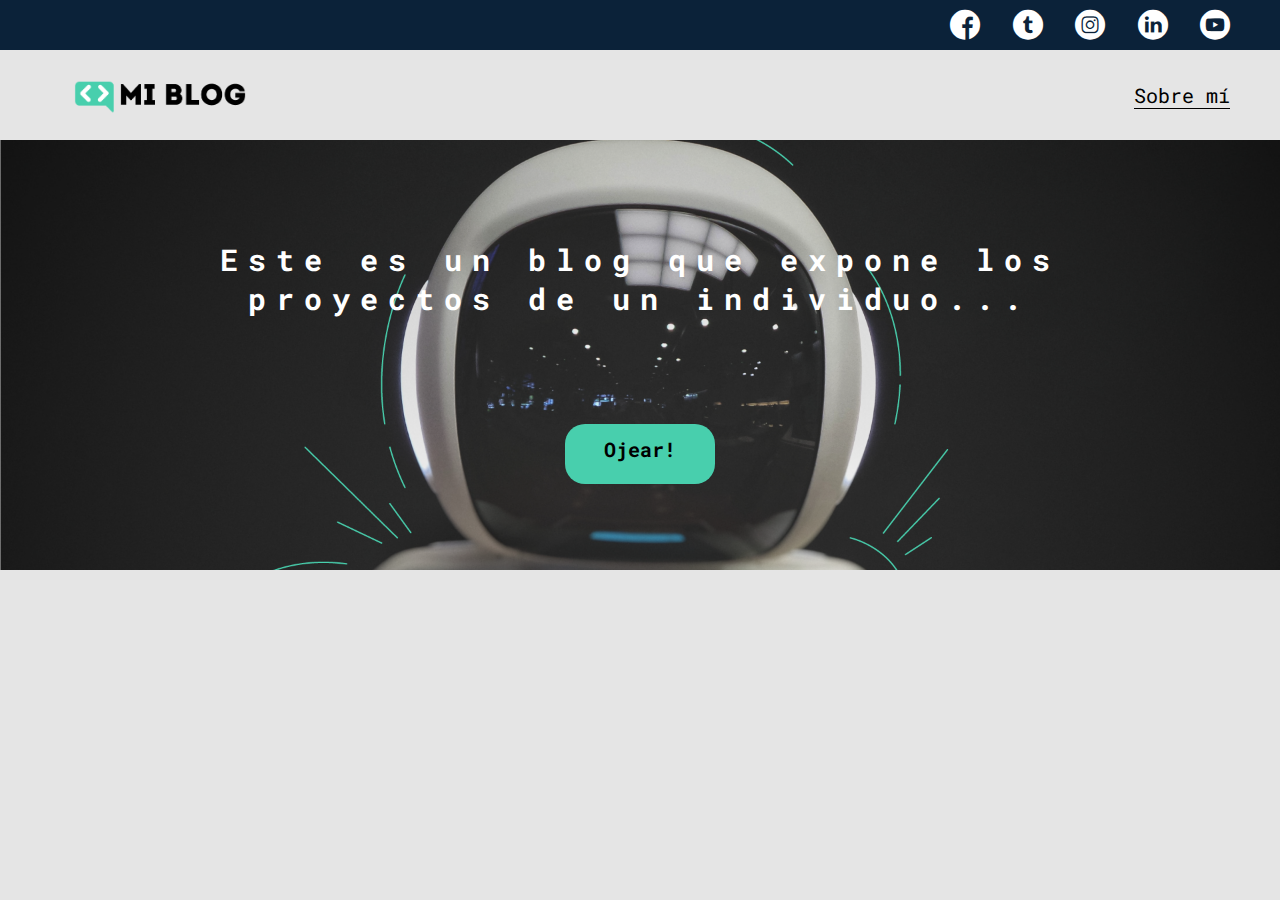
<file: index.html>
<!DOCTYPE html>
<html lang="en">
<head>
    <meta charset="UTF-8">
    <meta name="viewport" content="width=device-width, initial-scale=1.0">
    <meta http-equiv="X-UA-Compatible" content="ie=edge">
    <title>Blog de @JSalamanca</title>
    <link rel="stylesheet" href="css/main.css">
    <link rel="stylesheet" href="css/font/flaticon.css">
    <link rel="stylesheet" href="css/media-queries.css">
</head>
<body>
    <header>
        <section class="header-icons-container">
            <div class="icons">
                <a href="/"><span class="flaticon-001-facebook"></span></a>
                <a href="/"><span class="flaticon-002-twitter"></span></a>
                <a href="/"><span class="flaticon-011-instagram"></span></a>
                <a href="/"><span class="flaticon-010-linkedin"></span></a>
                <a href="/"><span class="flaticon-008-youtube"></span></a>
            </div>
        </section>
        <nav>
            <section class="nav-logo-container">
                <a href="index.html"><img src="assets/img/Logo-negro.png" alt="Logo de mi blog" > </a>
            </section>
            <section class="profile-link">
                <a href="perfil.html">Sobre mí</a>
            </section>
        </nav>
    </header>
    <main class="home-main">
        <section>
            <h1 class="home-main-text">Este es un blog que expone los<br>proyectos de un individuo...</h1>
            <a class="home-main-button" href="blogs.html">Ojear!</a>
        </section>
    </main>
</body>
</html>
</file>
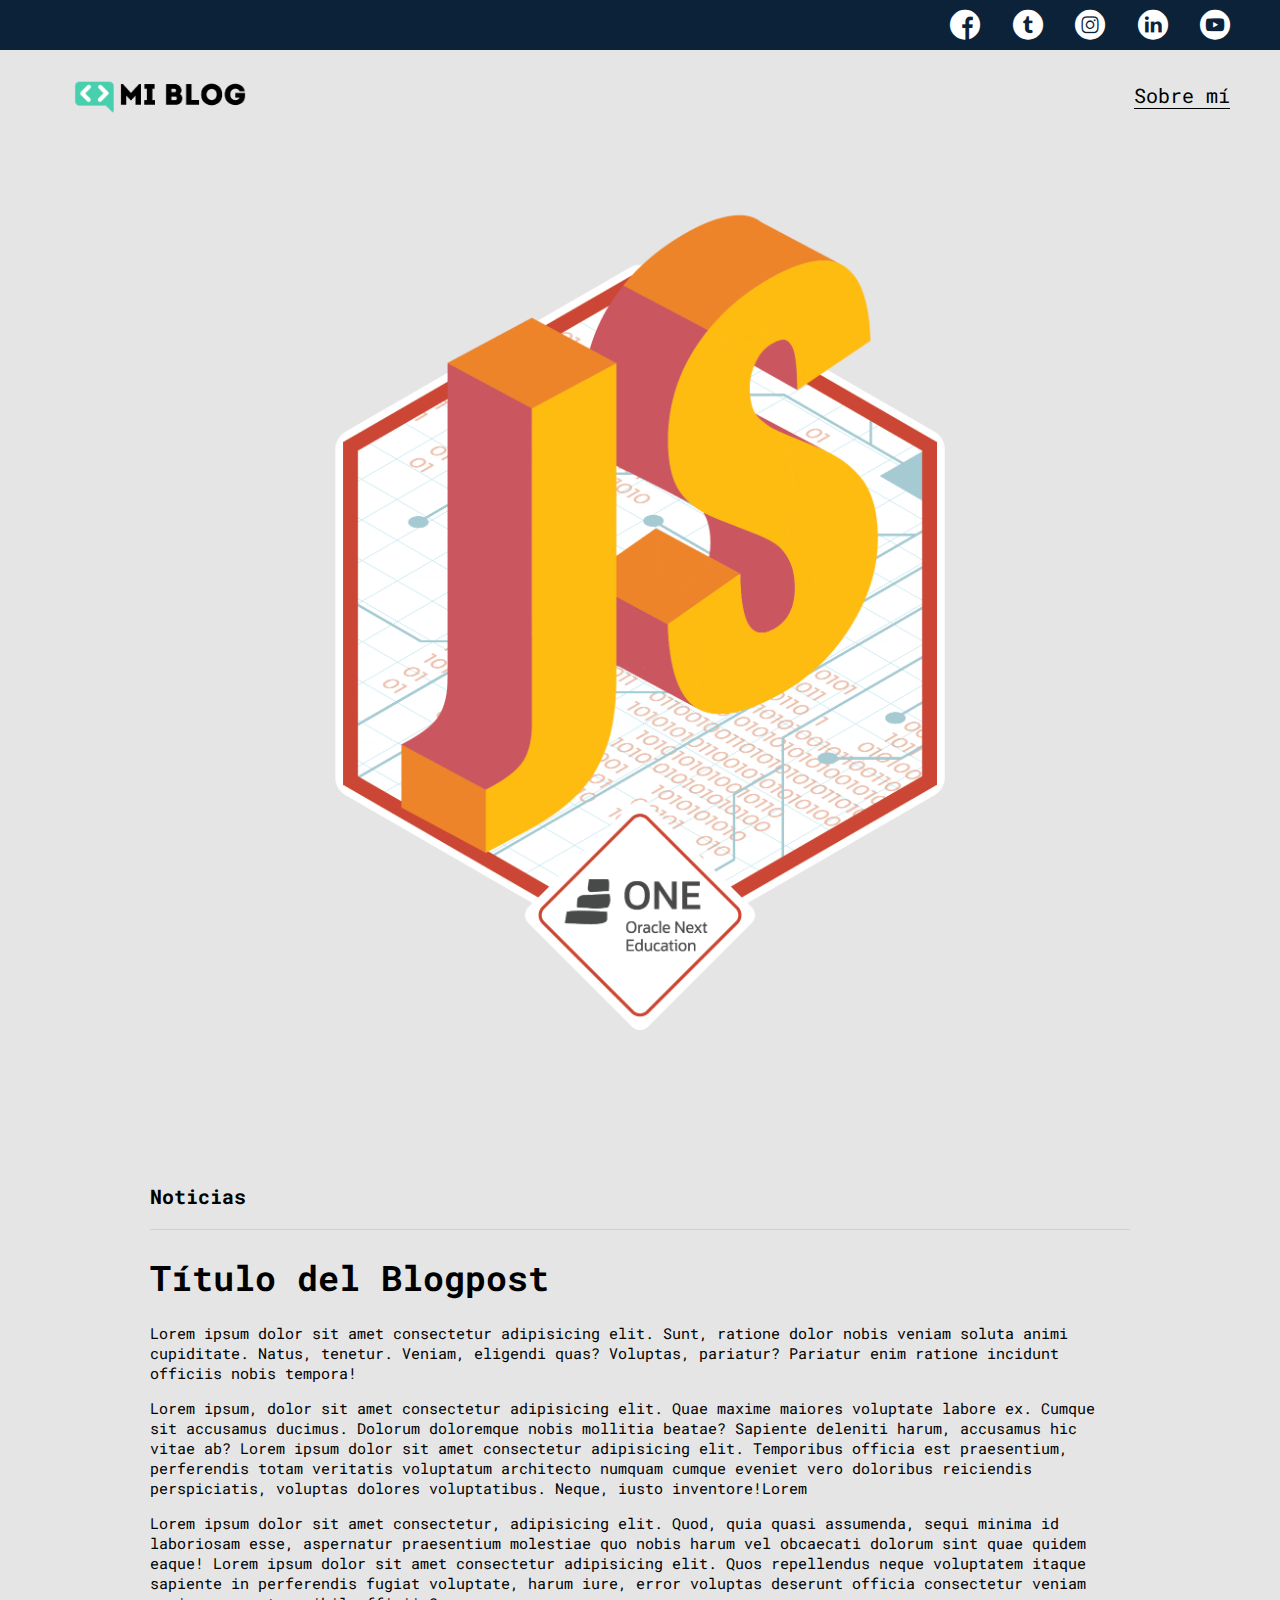
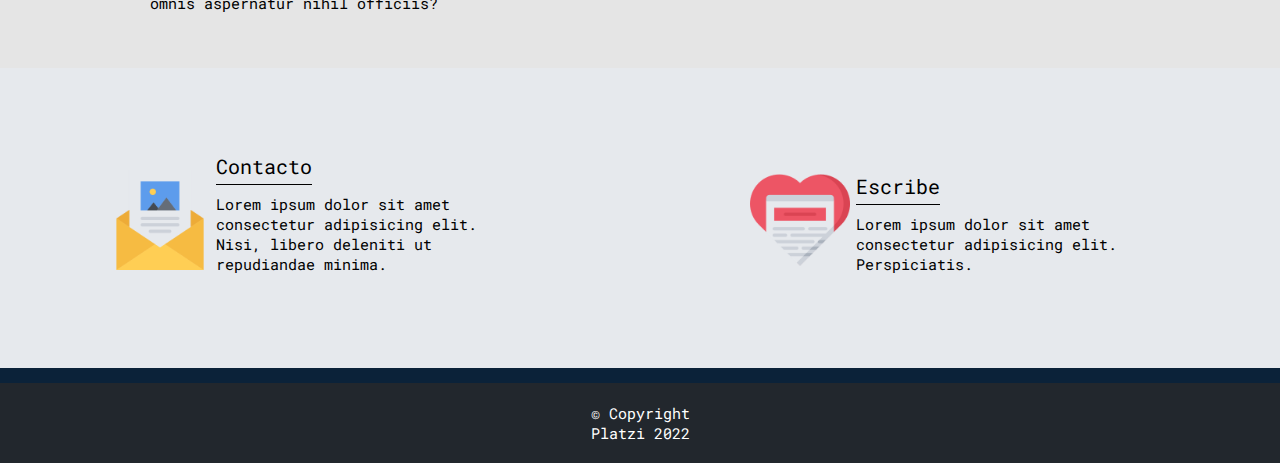
<file: blog.html>
<!DOCTYPE html>
<html lang="en">
<head>
    <meta charset="UTF-8">
    <meta name="viewport" content="width=device-width, initial-scale=1.0">
    <meta http-equiv="X-UA-Compatible" content="ie=edge">
    <title>Blog de @JSalamanca</title>
    <link rel="stylesheet" href="css/main.css">
    <link rel="stylesheet" href="css/font/flaticon.css">
    <link rel="stylesheet" href="css/media-queries.css">
</head>
<body>
    <header>
        <section class="header-icons-container">
            <div class="icons">
                <a href="/"><span class="flaticon-001-facebook"></span></a>
                <a href="/"><span class="flaticon-002-twitter"></span></a>
                <a href="/"><span class="flaticon-011-instagram"></span></a>
                <a href="/"><span class="flaticon-010-linkedin"></span></a>
                <a href="/"><span class="flaticon-008-youtube"></span></a>
            </div>
        </section>
        <nav>
            <section class="nav-logo-container">
                <a href="index.html"><img src="assets/img/Logo-negro.png" alt="Logo de mi blog" > </a>
            </section>
            <section class="profile-link">
                <a href="perfil.html">Sobre mí</a>
            </section>
        </nav>
    </header>
    <main>
        <section class="grid-container blogpost-img-container">
            <img src="assets/img/post-1.png" alt="">
        </section>
        <section class="blogpost-main-container">
            <div class="grid-container">
                <h3>Noticias</h3>
                <article>
                    <h1>Título del Blogpost</h1>
                    <p>Lorem ipsum dolor sit amet consectetur adipisicing elit. Sunt, ratione dolor nobis veniam soluta animi cupiditate. Natus, tenetur. Veniam, eligendi quas? Voluptas, pariatur? Pariatur enim ratione incidunt officiis nobis tempora!</p>
                    <p>Lorem ipsum, dolor sit amet consectetur adipisicing elit. Quae maxime maiores voluptate labore ex. Cumque sit accusamus ducimus. Dolorum doloremque nobis mollitia beatae? Sapiente deleniti harum, accusamus hic vitae ab? Lorem ipsum dolor sit amet consectetur adipisicing elit. Temporibus officia est praesentium, perferendis totam veritatis voluptatum architecto numquam cumque eveniet vero doloribus reiciendis perspiciatis, voluptas dolores voluptatibus. Neque, iusto inventore!Lorem</p>
                    <p>Lorem ipsum dolor sit amet consectetur, adipisicing elit. Quod, quia quasi assumenda, sequi minima id laboriosam esse, aspernatur praesentium molestiae quo nobis harum vel obcaecati dolorum sint quae quidem eaque! Lorem ipsum dolor sit amet consectetur adipisicing elit. Quos repellendus neque voluptatem itaque sapiente in perferendis fugiat voluptate, harum iure, error voluptas deserunt officia consectetur veniam omnis aspernatur nihil officiis?</p>
                </article>
            </div>
        </section>
        <section class="contact-main-container">
            <div>
                <img src="assets/img/013-newsletter.png" alt="">
                <div class="contact-left">
                    <a href="/">Contacto</a>
                    <p>Lorem ipsum dolor sit amet consectetur adipisicing elit. Nisi, libero deleniti ut repudiandae minima.</p>
                </div>
            </div>
            <div>
                <img src="assets/img/006-like.png" alt="">
                <div class="contact-right">
                    <a href="/">Escribe</a>
                    <p>Lorem ipsum dolor sit amet consectetur adipisicing elit. Perspiciatis.</p>
                </div>
            </div>
        </section>
    </main>
    <footer>
        <p>&copy; Copyright <br> Platzi 2022</p>
    </footer>
</body>
</html>
</file>
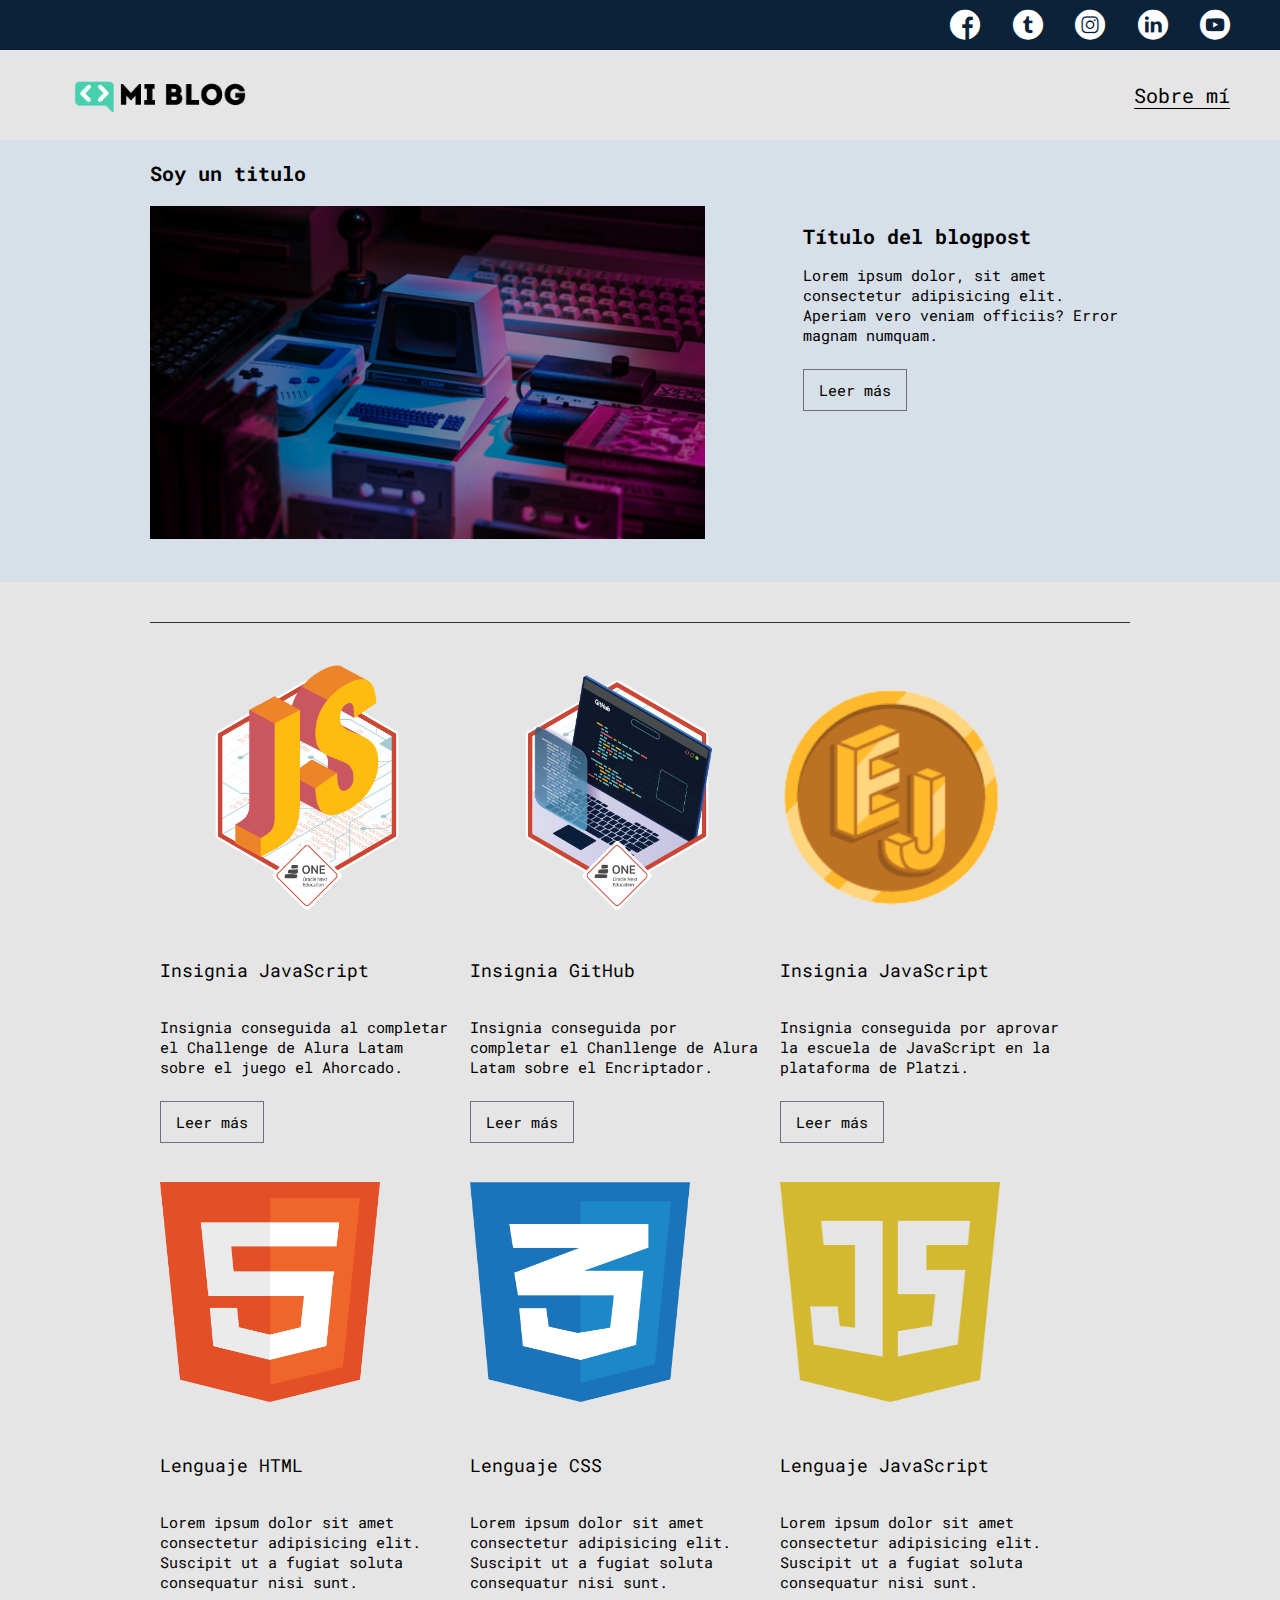
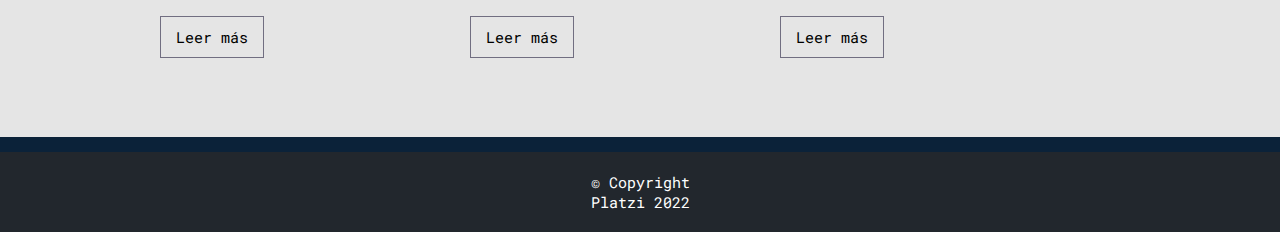
<file: blogs.html>
<!DOCTYPE html>
<html lang="en">
<head>
    <meta charset="UTF-8">
    <meta name="viewport" content="width=device-width, initial-scale=1.0">
    <meta http-equiv="X-UA-Compatible" content="ie=edge">
    <title>Blog de @JSalamanca</title>
    <link rel="stylesheet" href="css/main.css">
    <link rel="stylesheet" href="css/font/flaticon.css">
    <link rel="stylesheet" href="css/media-queries.css">
</head>
<body>
    <header>
        <section class="header-icons-container">
            <div class="icons">
                <a href="/"><span class="flaticon-001-facebook"></span></a>
                <a href="/"><span class="flaticon-002-twitter"></span></a>
                <a href="/"><span class="flaticon-011-instagram"></span></a>
                <a href="/"><span class="flaticon-010-linkedin"></span></a>
                <a href="/"><span class="flaticon-008-youtube"></span></a>
            </div>
        </section>
        <nav>
            <section class="nav-logo-container">
                <a href="index.html"><img src="assets/img/Logo-negro.png" alt="Logo de mi blog" > </a>
            </section>
            <section class="profile-link">
                <a href="perfil.html">Sobre mí</a>
            </section>
        </nav>
    </header>
    <main class="blogs-main">
        <section class="blogs-news-container">
            <div class="grid-container blogs-main-new">
                <h3>Soy un titulo</h3>
                <div class="blogs-news-img-container">
                    <img src="assets/img/main-news-img.png" alt="">
                </div>
                <div class="blogs-news-info-container">
                    <h2>Título del blogpost</h2>
                    <p>Lorem ipsum dolor, sit amet consectetur adipisicing elit. Aperiam vero veniam officiis? Error magnam numquam.</p>
                    <a href="" class="blogs-button">Leer más</a>
                </div>
            </div>
        </section>
        <section class="blogs-posts-container">
            <div class="grid-container">
                <h3></h3>
                <article class="post-container">
                    <img src="assets/img/post-1.png" alt="">
                    <p class="titulo-blogs">Insignia JavaScript</p>
                    <p>Insignia conseguida al completar el Challenge de Alura Latam sobre el juego el Ahorcado.</p>
                    <a href="" class="blogs-button">Leer más</a>
                </article>
                <article class="post-container">
                    <img src="assets/img/post-2.png" alt="">
                    <p class="titulo-blogs">Insignia GitHub</p>
                    <p>Insignia conseguida por completar el Chanllenge de Alura Latam sobre el Encriptador.</p>
                    <a href="" class="blogs-button">Leer más</a>
                </article>
                <article class="post-container" >
                    <img src="assets/img/post-3.png" alt="" id="post-container-insignia">
                    <p class="titulo-blogs">Insignia JavaScript</p>
                    <p>Insignia conseguida por aprovar la escuela de JavaScript en la plataforma de Platzi.</p>
                    <a href="" class="blogs-button">Leer más</a>
                </article>
                <article class="post-container">
                    <img src="assets/img/post-4.png" alt="" id="post-container-insignia">
                    <p class="titulo-blogs">Lenguaje HTML</p>
                    <p>Lorem ipsum dolor sit amet consectetur adipisicing elit. Suscipit ut a fugiat soluta consequatur nisi sunt.</p>
                    <a href="" class="blogs-button">Leer más</a>
                </article>
                <article class="post-container">
                    <img src="assets/img/post-5.png" alt="" id="post-container-insignia">
                    <p class="titulo-blogs">Lenguaje CSS</p>
                    <p>Lorem ipsum dolor sit amet consectetur adipisicing elit. Suscipit ut a fugiat soluta consequatur nisi sunt.</p>
                    <a href="" class="blogs-button">Leer más</a>
                </article>
                <article class="post-container">
                    <img src="assets/img/post-6.png" alt="" id="post-container-insignia">
                    <p class="titulo-blogs">Lenguaje JavaScript</p>
                    <p>Lorem ipsum dolor sit amet consectetur adipisicing elit. Suscipit ut a fugiat soluta consequatur nisi sunt.</p>
                    <a href="" class="blogs-button">Leer más</a>
                </article>
            </div>
        </section>
    </main>
    <footer>
        <p>&copy; Copyright <br> Platzi 2022</p>
    </footer>
</body>
</html>
</file>
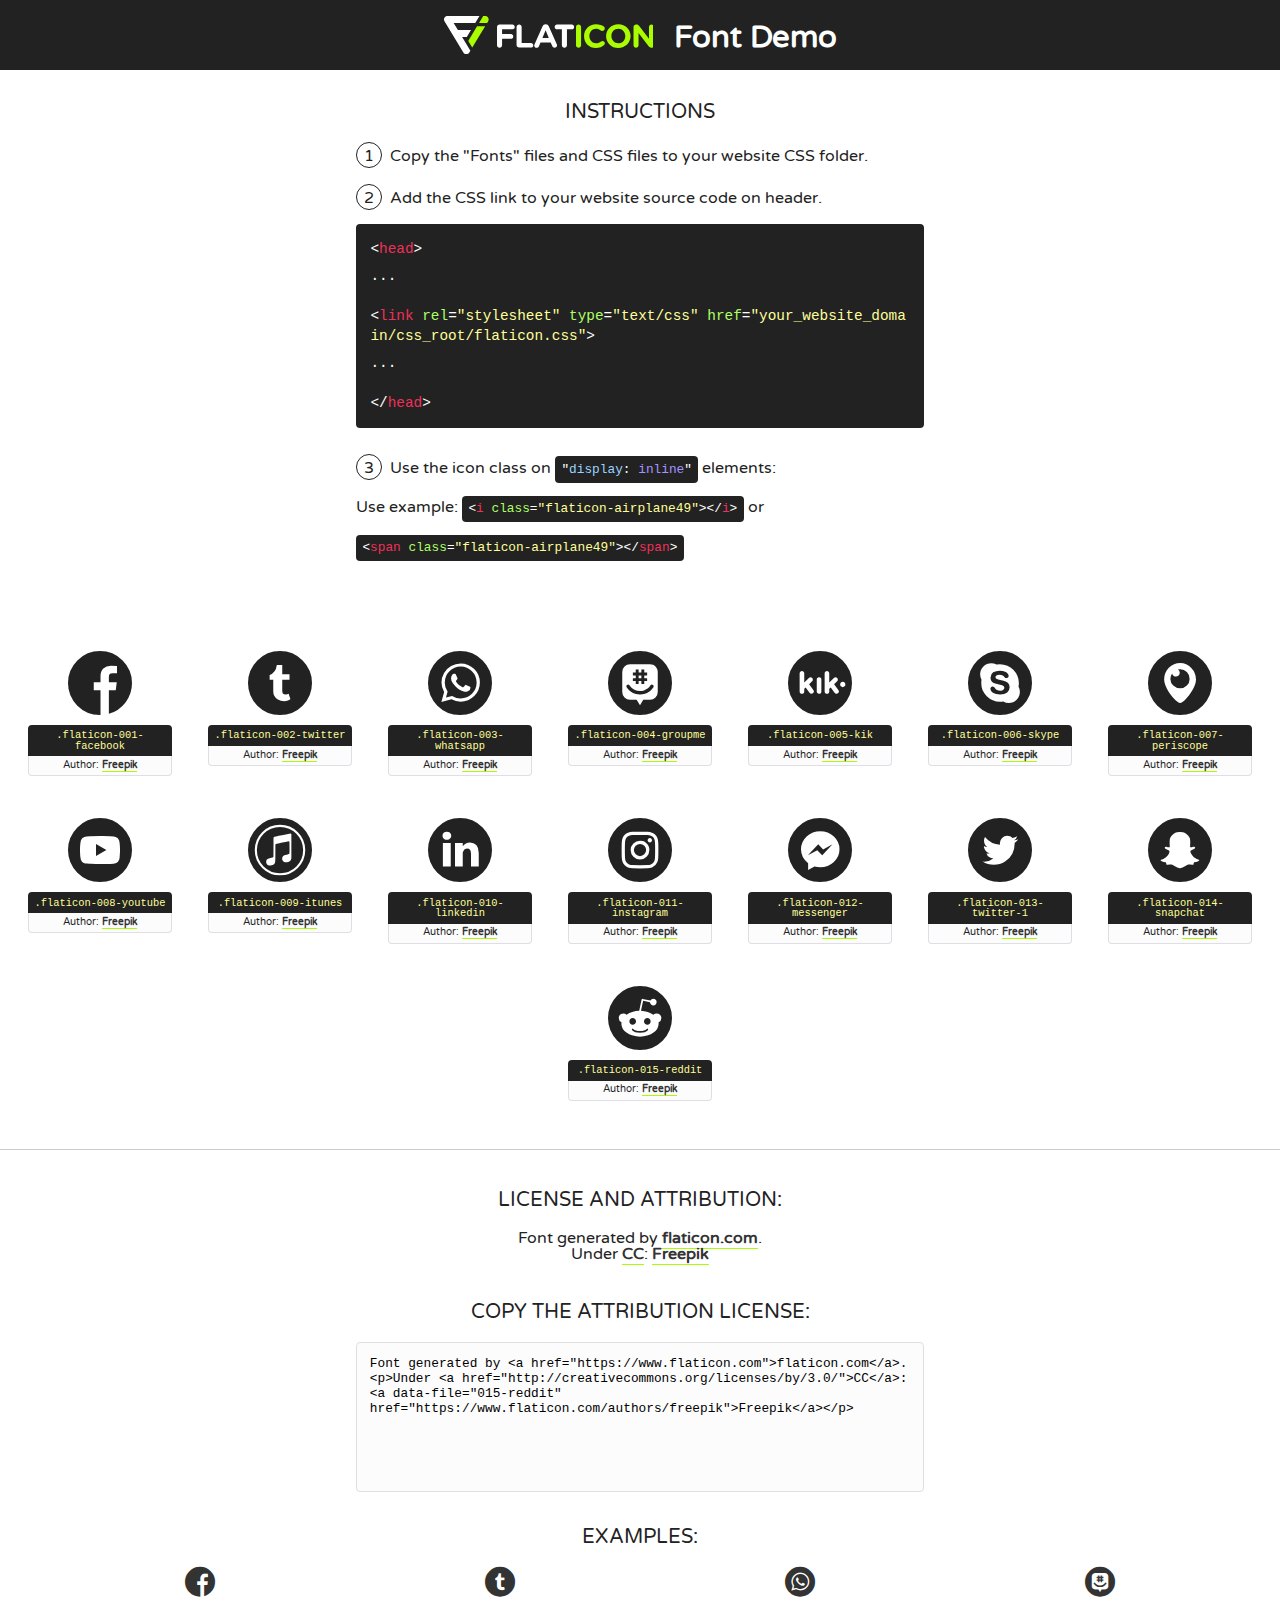
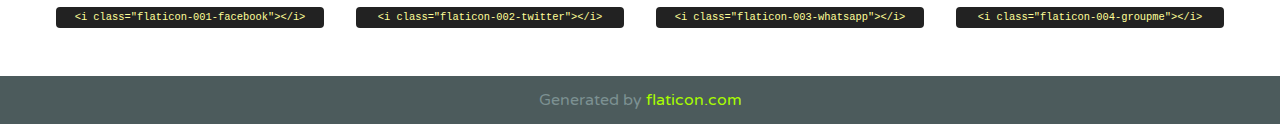
<file: css/font/flaticon.html>
<!DOCTYPE html>
<!--
  Flaticon icon font: Flaticon
  Creation date: 20/12/2018 09:27
-->
<html>
<!DOCTYPE html>
<html>

<head>
    <title>Flaticon WebFont</title>
    <link href="http://fonts.googleapis.com/css?family=Varela+Round" rel="stylesheet" type="text/css" />
    <link rel="stylesheet" type="text/css" href="flaticon.css">
    <meta charset="UTF-8">
    <style>
    html, body, div, span, applet, object, iframe,
    h1, h2, h3, h4, h5, h6, p, blockquote, pre,
    a, abbr, acronym, address, big, cite, code,
    del, dfn, em, img, ins, kbd, q, s, samp,
    small, strike, strong, sub, sup, tt, var,
    b, u, i, center,
    dl, dt, dd, ol, ul, li,
    fieldset, form, label, legend,
    table, caption, tbody, tfoot, thead, tr, th, td,
    article, aside, canvas, details, embed, 
    figure, figcaption, footer, header, hgroup, 
    menu, nav, output, ruby, section, summary,
    time, mark, audio, video {
        margin: 0;
        padding: 0;
        border: 0;
        font-size: 100%;
        font: inherit;
        vertical-align: baseline;
    }
    /* HTML5 display-role reset for older browsers */
    article, aside, details, figcaption, figure, 
    footer, header, hgroup, menu, nav, section {
        display: block;
    }
    body {
        line-height: 1;
    }
    ol, ul {
        list-style: none;
    }
    blockquote, q {
        quotes: none;
    }
    blockquote:before, blockquote:after,
    q:before, q:after {
        content: '';
        content: none;
    }
    table {
        border-collapse: collapse;
        border-spacing: 0;
    }
    body {
        font-family: 'Varela Round', Helvetica, Arial, sans-serif;
        font-size: 16px;
        color: #222;
    }
    a {
        color: #333;
        border-bottom: 1px solid #a9fd00;
        font-weight: bold;
        text-decoration: none;
    }
    * {
        -moz-box-sizing: border-box;
        -webkit-box-sizing: border-box;
        box-sizing: border-box;
        margin: 0;
        padding: 0;
    }
    [class^="flaticon-"]:before, [class*=" flaticon-"]:before, [class^="flaticon-"]:after, [class*=" flaticon-"]:after {
        font-family: Flaticon;
        font-size: 30px;
        font-style: normal;
        margin-left: 20px;
        color: #333;
    }
    .wrapper {
        max-width: 600px;
        margin: auto;
        padding: 0 1em;
    }
    .title {
        font-size: 1.25em;
        text-align: center;
        margin-bottom: 1em;
        text-transform: uppercase;
    }
    header {
        text-align: center;
        background-color: #222;
        color: #fff;
        padding: 1em;
    }
    header .logo {
        width: 210px;
        height: 38px;
        display: inline-block;
        vertical-align: middle;
        margin-right: 1em;
        border: none;
    }
    header strong {
        font-size: 1.95em;
        font-weight: bold;
        vertical-align: middle;
        margin-top: 5px;
        display: inline-block;
    }
    .demo {
        margin: 2em auto;
        line-height: 1.25em;
    }
    .demo ul li {
        margin-bottom: 1em;
    }
    .demo ul li .num {
        color: #222;
        border-radius: 20px;
        display: inline-block;
        width: 26px;
        padding: 3px;
        height: 26px;
        text-align: center;
        margin-right: 0.5em;
        border: 1px solid #222;
    }
    .demo ul li code {
        background-color: #222;
        border-radius: 4px;
        padding: 0.25em 0.5em;
        display: inline-block;
        color: #fff;
        font-family: Consolas,Monaco,Lucida Console,Liberation Mono,DejaVu Sans Mono,Bitstream Vera Sans Mono,Courier New, monospace;
        font-weight: lighter;
        margin-top: 1em;
        font-size: 0.8em;
        word-break: break-all;
    }
    .demo ul li code.big {
        padding: 1em;
        font-size: 0.9em;
    }
    .demo ul li code .red {
        color: #EF3159;
    }
    .demo ul li code .green {
        color: #ACFF65;
    }
    .demo ul li code .yellow {
        color: #FFFF99;
    }
    .demo ul li code .blue {
        color: #99D3FF;
    }
    .demo ul li code .purple {
        color: #A295FF;
    }
    .demo ul li code .dots {
        margin-top: 0.5em;
        display: block;
    }
    #glyphs {
        border-bottom: 1px solid #ccc;
        padding: 2em 0;
        text-align: center;
    }
    .glyph {
        display: inline-block;
        width: 9em;
        margin: 1em;
        text-align: center;
        vertical-align: top;
        background: #FFF;
    }
    .glyph .glyph-icon {
        padding: 10px;
        display: block;
        font-family:"Flaticon";
        font-size: 64px;
        line-height: 1;
    }
    .glyph .glyph-icon:before {
        font-size: 64px;
        color: #222;
        margin-left: 0;
    }
    .class-name {
        font-size: 0.65em;
        background-color: #222;
        color: #fff;
        border-radius: 4px 4px 0 0;
        padding: 0.5em;
        color: #FFFF99;
        font-family: Consolas,Monaco,Lucida Console,Liberation Mono,DejaVu Sans Mono,Bitstream Vera Sans Mono,Courier New, monospace;
    }
    .author-name {
        font-size: 0.6em;
        background-color: #fcfcfd;
        border: 1px solid #DEDEE4;
        border-top: 0;
        border-radius: 0 0 4px 4px;
        padding: 0.5em;
    }
    .class-name:last-child {
        font-size: 10px;
        color:#888;
    }
    .class-name:last-child a {
        font-size: 10px;
        color:#555;
    }
    .class-name:last-child a:hover {
        color:#a9fd00;
    }
    .glyph > input {
        display: block;
        width: 100px;
        margin: 5px auto;
        text-align: center;
        font-size: 12px;
        cursor: text;
    }
    .glyph > input.icon-input {
        font-family:"Flaticon";
        font-size: 16px;
        margin-bottom: 10px;
    }
    .attribution .title {
        margin-top: 2em;
    }
    .attribution textarea {
        background-color: #fcfcfd;
        padding: 1em;
        border: none;
        box-shadow: none;
        border: 1px solid #DEDEE4;
        border-radius: 4px;
        resize: none;
        width: 100%;
        height: 150px;
        font-size: 0.8em;
        font-family: Consolas,Monaco,Lucida Console,Liberation Mono,DejaVu Sans Mono,Bitstream Vera Sans Mono,Courier New, monospace;
        -webkit-appearance: none;
    }
    .iconsuse {
        margin: 2em auto;
        text-align: center;
        max-width: 1200px;
    }
    .iconsuse:after {
        content: '';
        display: table;
        clear: both;
    }
    .iconsuse .image {
        float: left;
        width: 25%;
        padding: 0 1em;
    }
    .iconsuse .image p {
        margin-bottom: 1em;
    }
    .iconsuse .image span {
        display: block;
        font-size: 0.65em;
        background-color: #222;
        color: #fff;
        border-radius: 4px;
        padding: 0.5em;
        color: #FFFF99;
        margin-top: 1em;
        font-family: Consolas,Monaco,Lucida Console,Liberation Mono,DejaVu Sans Mono,Bitstream Vera Sans Mono,Courier New, monospace;
    }
    #footer {
        text-align: center;
        background-color: #4C5B5C;
        color: #7c9192;
        padding: 1em;
    }
    #footer a {
        border: none;
        color: #a9fd00;
        font-weight: normal;
    }
    @media (max-width: 960px) {
        .iconsuse .image {
            width: 50%;
        }
    }
    @media (max-width: 560px) {
        .iconsuse .image {
            width: 100%;
        }
    }
    </style>
</head>

<body class="characters-off">

    <header>
        <a href="https://www.flaticon.com" target="_blank" class="logo">
            <svg version="1.1" xmlns="http://www.w3.org/2000/svg" xmlns:xlink="http://www.w3.org/1999/xlink" xmlns:a="http://ns.adobe.com/AdobeSVGViewerExtensions/3.0/" viewBox="0 0 560.875 102.036" enable-background="new 0 0 560.875 102.036" xml:space="preserve">
                <defs>
                </defs>
                <g>
                    <g class="letters">
                        <path fill="#ffffff" d="M141.596,29.675c0-3.777,2.985-6.767,6.764-6.767h34.438c3.426,0,6.15,2.728,6.15,6.15
                        c0,3.43-2.724,6.149-6.15,6.149h-27.674v13.091h23.719c3.429,0,6.151,2.724,6.151,6.15c0,3.43-2.723,6.149-6.151,6.149h-23.719
                        v17.574c0,3.773-2.986,6.761-6.764,6.761c-3.779,0-6.764-2.989-6.764-6.761V29.675z"></path>
                        <path fill="#ffffff" d="M193.844,29.149c0-3.781,2.985-6.767,6.764-6.767c3.776,0,6.763,2.985,6.763,6.767v42.957h25.039
                        c3.426,0,6.149,2.726,6.149,6.153c0,3.425-2.723,6.15-6.149,6.15h-31.802c-3.779,0-6.764-2.986-6.764-6.768V29.149z"></path>
                        <path fill="#ffffff" d="M241.891,75.71l21.438-48.407c1.492-3.341,4.215-5.357,7.906-5.357h0.792
                        c3.686,0,6.323,2.017,7.815,5.357l21.439,48.407c0.436,0.967,0.701,1.845,0.701,2.723c0,3.602-2.809,6.501-6.414,6.501
                        c-3.161,0-5.269-1.845-6.499-4.655l-4.132-9.661h-27.059l-4.301,10.102c-1.144,2.631-3.426,4.214-6.237,4.214
                        c-3.517,0-6.24-2.81-6.24-6.325C241.1,77.64,241.451,76.677,241.891,75.71z M279.932,58.666l-8.521-20.297l-8.526,20.297H279.932
                        z"></path>
                        <path fill="#ffffff" d="M314.864,35.387H301.86c-3.429,0-6.239-2.813-6.239-6.238c0-3.429,2.811-6.24,6.239-6.24h39.533
                        c3.426,0,6.237,2.811,6.237,6.24c0,3.425-2.811,6.238-6.237,6.238h-13.001v42.785c0,3.773-2.99,6.761-6.764,6.761
                        c-3.779,0-6.764-2.989-6.764-6.761V35.387z"></path>
                        <path fill="#A9FD00" d="M352.615,29.149c0-3.781,2.985-6.767,6.767-6.767c3.774,0,6.761,2.985,6.761,6.767v49.024
                        c0,3.773-2.987,6.761-6.761,6.761c-3.781,0-6.767-2.989-6.767-6.761V29.149z"></path>
                        <path fill="#A9FD00" d="M374.132,53.836v-0.179c0-17.481,13.178-31.801,32.065-31.801c9.22,0,15.459,2.458,20.557,6.238
                        c1.402,1.054,2.637,2.985,2.637,5.357c0,3.692-2.985,6.59-6.681,6.59c-1.845,0-3.071-0.702-4.044-1.319
                        c-3.776-2.813-7.729-4.393-12.562-4.393c-10.364,0-17.831,8.611-17.831,19.154v0.173c0,10.542,7.291,19.329,17.831,19.329
                        c5.715,0,9.492-1.756,13.359-4.834c1.049-0.874,2.458-1.491,4.039-1.491c3.429,0,6.325,2.813,6.325,6.236
                        c0,2.106-1.056,3.78-2.282,4.834c-5.539,4.834-12.036,7.733-21.878,7.733C387.572,85.464,374.132,71.493,374.132,53.836z"></path>
                        <path fill="#A9FD00" d="M433.009,53.836v-0.179c0-17.481,13.79-31.801,32.766-31.801c18.981,0,32.592,14.143,32.592,31.628v0.173
                        c0,17.483-13.785,31.807-32.769,31.807C446.625,85.464,433.009,71.32,433.009,53.836z M484.224,53.836v-0.179
                        c0-10.539-7.725-19.326-18.626-19.326c-10.893,0-18.449,8.611-18.449,19.154v0.173c0,10.542,7.73,19.329,18.626,19.329
                        C476.676,72.986,484.224,64.378,484.224,53.836z"></path>
                        <path fill="#A9FD00" d="M506.233,29.321c0-3.774,2.99-6.763,6.767-6.763h1.401c3.252,0,5.183,1.583,7.029,3.953l26.093,34.265
                        V29.059c0-3.692,2.99-6.677,6.681-6.677c3.683,0,6.671,2.985,6.671,6.677v48.934c0,3.78-2.987,6.765-6.764,6.765h-0.436
                        c-3.257,0-5.188-1.581-7.034-3.953l-27.056-35.492v32.944c0,3.687-2.985,6.676-6.678,6.676c-3.683,0-6.673-2.989-6.673-6.676
                        V29.321z"></path>
                    </g>
                    <g class="insignia">
                        <path fill="#ffffff" d="M48.372,56.137h12.517l11.156-18.537H37.186L25.688,18.539h57.825L94.668,0H9.271
                        C5.925,0,2.842,1.801,1.198,4.716c-1.644,2.907-1.593,6.482,0.134,9.343l50.38,83.501c1.678,2.781,4.689,4.476,7.938,4.476
                        c3.246,0,6.257-1.695,7.935-4.476l2.898-4.804L48.372,56.137z"></path>
                        <g class="i">
                            <path fill="#A9FD00" d="M93.575,18.539h0.031v0.004l21.652,0.004l2.705-4.488c1.727-2.861,1.778-6.436,0.133-9.343
                            C116.454,1.801,113.371,0,110.026,0h-5.294L93.575,18.539z"></path>
                            <polygon fill="#A9FD00" points="88.291,27.356 64.725,66.486 75.519,84.404 109.942,27.356"></polygon>
                        </g>
                    </g>
                </g>
            </svg>
        </a>
        <strong>Font Demo</strong>
    </header>


    <section class="demo wrapper">

        <p class="title">Instructions</p>

        <ul>
            <li>
                <span class="num">1</span>Copy the "Fonts" files and CSS files to your website CSS folder.
            </li>
            <li>
                <span class="num">2</span>Add the CSS link to your website source code on header.
                <code class="big">
                    &lt;<span class="red">head</span>&gt;
                    <br/><span class="dots">...</span>
                    <br/>&lt;<span class="red">link</span> <span class="green">rel</span>=<span class="yellow">"stylesheet"</span> <span class="green">type</span>=<span class="yellow">"text/css"</span> <span class="green">href</span>=<span class="yellow">"your_website_domain/css_root/flaticon.css"</span>&gt;
                    <br/><span class="dots">...</span>
                    <br/>&lt;/<span class="red">head</span>&gt;
                </code>
            </li>

            <li>
                <p>
                    <span class="num">3</span>Use the icon class on <code>"<span class="blue">display</span>:<span class="purple"> inline</span>"</code> elements:
                    <br />
                    Use example: <code>&lt;<span class="red">i</span> <span class="green">class</span>=<span class="yellow">&quot;flaticon-airplane49&quot;</span>&gt;&lt;/<span class="red">i</span>&gt;</code> or <code>&lt;<span class="red">span</span> <span class="green">class</span>=<span class="yellow">&quot;flaticon-airplane49&quot;</span>&gt;&lt;/<span class="red">span</span>&gt;</code>
            </li>
        </ul>

    </section>




   <section id="glyphs">          
    
      
        <div class="glyph"><div class="glyph-icon flaticon-001-facebook"></div>
            <div class="class-name">.flaticon-001-facebook</div>
            <div class="author-name">Author: <a data-file="001-facebook" href="https://www.flaticon.com/authors/freepik">Freepik</a> </div> 
        </div>        
        
        <div class="glyph"><div class="glyph-icon flaticon-002-twitter"></div>
            <div class="class-name">.flaticon-002-twitter</div>
            <div class="author-name">Author: <a data-file="002-twitter" href="https://www.flaticon.com/authors/freepik">Freepik</a> </div> 
        </div>        
        
        <div class="glyph"><div class="glyph-icon flaticon-003-whatsapp"></div>
            <div class="class-name">.flaticon-003-whatsapp</div>
            <div class="author-name">Author: <a data-file="003-whatsapp" href="https://www.flaticon.com/authors/freepik">Freepik</a> </div> 
        </div>        
        
        <div class="glyph"><div class="glyph-icon flaticon-004-groupme"></div>
            <div class="class-name">.flaticon-004-groupme</div>
            <div class="author-name">Author: <a data-file="004-groupme" href="https://www.flaticon.com/authors/freepik">Freepik</a> </div> 
        </div>        
        
        <div class="glyph"><div class="glyph-icon flaticon-005-kik"></div>
            <div class="class-name">.flaticon-005-kik</div>
            <div class="author-name">Author: <a data-file="005-kik" href="https://www.flaticon.com/authors/freepik">Freepik</a> </div> 
        </div>        
        
        <div class="glyph"><div class="glyph-icon flaticon-006-skype"></div>
            <div class="class-name">.flaticon-006-skype</div>
            <div class="author-name">Author: <a data-file="006-skype" href="https://www.flaticon.com/authors/freepik">Freepik</a> </div> 
        </div>        
        
        <div class="glyph"><div class="glyph-icon flaticon-007-periscope"></div>
            <div class="class-name">.flaticon-007-periscope</div>
            <div class="author-name">Author: <a data-file="007-periscope" href="https://www.flaticon.com/authors/freepik">Freepik</a> </div> 
        </div>        
        
        <div class="glyph"><div class="glyph-icon flaticon-008-youtube"></div>
            <div class="class-name">.flaticon-008-youtube</div>
            <div class="author-name">Author: <a data-file="008-youtube" href="https://www.flaticon.com/authors/freepik">Freepik</a> </div> 
        </div>        
        
        <div class="glyph"><div class="glyph-icon flaticon-009-itunes"></div>
            <div class="class-name">.flaticon-009-itunes</div>
            <div class="author-name">Author: <a data-file="009-itunes" href="https://www.flaticon.com/authors/freepik">Freepik</a> </div> 
        </div>        
        
        <div class="glyph"><div class="glyph-icon flaticon-010-linkedin"></div>
            <div class="class-name">.flaticon-010-linkedin</div>
            <div class="author-name">Author: <a data-file="010-linkedin" href="https://www.flaticon.com/authors/freepik">Freepik</a> </div> 
        </div>        
        
        <div class="glyph"><div class="glyph-icon flaticon-011-instagram"></div>
            <div class="class-name">.flaticon-011-instagram</div>
            <div class="author-name">Author: <a data-file="011-instagram" href="https://www.flaticon.com/authors/freepik">Freepik</a> </div> 
        </div>        
        
        <div class="glyph"><div class="glyph-icon flaticon-012-messenger"></div>
            <div class="class-name">.flaticon-012-messenger</div>
            <div class="author-name">Author: <a data-file="012-messenger" href="https://www.flaticon.com/authors/freepik">Freepik</a> </div> 
        </div>        
        
        <div class="glyph"><div class="glyph-icon flaticon-013-twitter-1"></div>
            <div class="class-name">.flaticon-013-twitter-1</div>
            <div class="author-name">Author: <a data-file="013-twitter-1" href="https://www.flaticon.com/authors/freepik">Freepik</a> </div> 
        </div>        
        
        <div class="glyph"><div class="glyph-icon flaticon-014-snapchat"></div>
            <div class="class-name">.flaticon-014-snapchat</div>
            <div class="author-name">Author: <a data-file="014-snapchat" href="https://www.flaticon.com/authors/freepik">Freepik</a> </div> 
        </div>        
        
        <div class="glyph"><div class="glyph-icon flaticon-015-reddit"></div>
            <div class="class-name">.flaticon-015-reddit</div>
            <div class="author-name">Author: <a data-file="015-reddit" href="https://www.flaticon.com/authors/freepik">Freepik</a> </div> 
        </div>        
        

    </section>



    <section class="attribution wrapper"   style="text-align:center;">

      <div class="title">License and attribution:</div><div class="attrDiv">Font generated by <a href="https://www.flaticon.com">flaticon.com</a>. <div><p>Under <a href="http://creativecommons.org/licenses/by/3.0/">CC</a>: <a data-file="015-reddit" href="https://www.flaticon.com/authors/freepik">Freepik</a></p>  </div>
      </div>
      <div class="title">Copy the Attribution License:</div>

    <textarea onclick="this.focus();this.select();">Font generated by &lt;a href=&quot;https://www.flaticon.com&quot;&gt;flaticon.com&lt;/a&gt;. <p>Under <a href="http://creativecommons.org/licenses/by/3.0/">CC</a>: <a data-file="015-reddit" href="https://www.flaticon.com/authors/freepik">Freepik</a></p>  
     </textarea>

    </section>

    <section class="iconsuse">

          <div class="title">Examples:</div>            
             
            <div class="image">
                <p>
                    <i class="glyph-icon flaticon-001-facebook"></i> 
                    <span>&lt;i class=&quot;flaticon-001-facebook&quot;&gt;&lt;/i&gt;</span>
                </p>
            </div>
            
            <div class="image">
                <p>
                    <i class="glyph-icon flaticon-002-twitter"></i> 
                    <span>&lt;i class=&quot;flaticon-002-twitter&quot;&gt;&lt;/i&gt;</span>
                </p>
            </div>
            
            <div class="image">
                <p>
                    <i class="glyph-icon flaticon-003-whatsapp"></i> 
                    <span>&lt;i class=&quot;flaticon-003-whatsapp&quot;&gt;&lt;/i&gt;</span>
                </p>
            </div>
            
            <div class="image">
                <p>
                    <i class="glyph-icon flaticon-004-groupme"></i> 
                    <span>&lt;i class=&quot;flaticon-004-groupme&quot;&gt;&lt;/i&gt;</span>
                </p>
            </div>
                       
        </div>
                            
    </section>

<div id="footer">
    <div>Generated by <a href="https://www.flaticon.com">flaticon.com</a>
    </div>
</div>



</body>
</html>
</file>
<file: css/main.css>
@import url('https://fonts.googleapis.com/css?family=Roboto+Mono:400,500,700|Roboto+Slab:400,700|Roboto:400,500,700,900&display=swap');
html {
    font-size: 62.5%;
}

body {
    font-family: 'Roboto Mono', monospace;
    margin: 0;
    padding: 0;
    background: #E5E5E5;
}

a {
    text-decoration: none;
    display: inline;
    color: black;
    font-size: 2rem;
}
.home-body {
    position: fixed;
    top: 0;
    bottom: 0;
    left: 0;
    right: 0;
}
.grid-container {
    max-width: 980px;
    margin: auto;
}


header {
    width: 100%;
    height: 140px;
    display: grid;
    grid-template-rows: 1fr 1fr;
}
header .header-icons-container {
    width: 100%;
    height: 50px;
    display: grid;
    background-color: #0b2239;
}
header .header-icons-container .icons {
    width: 300px;
    height: auto;
    display: flex;
    justify-items: flex-end;
    align-items: center;
    justify-content: space-between;
    justify-self: end;
    margin-right: 50px;
}
header .icons span {
    color: white;
}
nav  {
    display: grid;
    grid-template-columns: 1fr 1fr;
    height: 90px;
}
nav .nav-logo-container {
    margin-left: 50px;
}
nav .nav-logo-container img {
    width: 220px;
    margin-top: 10px;
}
nav .profile-link {
    display: flex;
    align-items: center;
    justify-content: flex-end;
    margin-right: 50px;
}
nav .profile-link a {
    color: black;
    border-bottom: 1px solid black;
}

.home-main {
    display: grid;
    grid-template-columns: 1fr 4fr 1fr;
    height: 100%;
    background-image: url('../assets/img/Cover.png');
    background-position: center;
    background-repeat: no-repeat;
    background-size: cover;
}
.home-main section {
    display: grid;
    grid-column: 2;
    justify-items: center;
    height: 350px;
    margin-top: 80px;
}
.home-main-text {
    font-family: 'Roboto mono', monospace;
    font-size: 3rem;
    font-weight: 700px;
    letter-spacing: 10px;
    color: black;
    text-align: center;
    color: white;
}
.home-main-button {
    width: 150px;
    height: 60px;
    background: #48cfad;
    text-align: center;
    font-weight: 700;
    font-size: 2rem;
    line-height: 50px;
    border-radius: 20px;
}

.blogs-main {
    display: grid;
}
.blogs-news-container {
    background-color: #d7dfe9;
    padding: 0 50px 40px;
}
.blogs-main-new {
    display: grid;
    grid-template-columns: 2fr 1fr;
    grid-template-rows: 2fr;
}
.blogs-news-img-container {
    grid-column: 1;
}
.blogs-news-img-container img {
    width: 85%;
}
.blogs-news-info-container {
    grid-column: 2;
}
.blogs-news-info-container p {
    margin-bottom: 35px;
}
.blogs-posts-container {
    padding: 0 50px 40px;
}
.blogs-posts-container h3 {
    border-bottom: 1px solid #333538;
    padding-bottom: 20px;
    text-align: center;
}
.blogs-button {
    border: 1px solid #716e81;
    padding: 10px 15px;
    font-size: 1.5rem;
}
.blogs-posts-container .post-container {
    display: inline-block;
    padding-left: 10px;
    max-width: 30%;
    margin-bottom: 50px;
}
.blogs-posts-container .post-container p {
    margin-bottom: 35px;
}
.blogs-posts-container .post-container img {
    width: 100%;
}
footer {
    width: 100%;
    height: 80px;
    background-color: #22272d;
    border-top: 15px solid #0b2239;
    text-align: center;
}
footer p {
    color: white;
    margin-top: 20px;
}

.blogpost-img-container {
    padding: 0 50px 40px;
}
.blogpost-img-container img {
    width: 100%;
}
.blogpost-main-container {
    padding: 0 50px 40px;
}
.blogpost-main-container h3 {
    border-bottom: 1px solid #cdd2da;
    padding-bottom: 20px;
}
.blogpost-main-container article h1 {
    font-size: 3.5rem;
}
#post-container-insignia {
    width: 220px;
    height: 220px;
    margin-bottom: 30px;
}

.contact-main-container {
    width: 100%;
    min-height: 250px;
    background-color: #e6e9ed;
    text-align: center;
    padding-bottom: 50px;
}
.contact-main-container div {
    display: inline-block;
    width: 49.5%;
    height: 100%;
}
.contact-main-container div a {
    border-bottom: 1px solid black;
    padding-bottom: 5px;
}
.contact-main-container .contact-left, .contact-right {
    text-align: initial;
    margin-top: 85px;
}
.contact-main-container img {
    width: 100px;
}

.profile-main-container {
    padding: 70px 40px;
    background-color: #e6e9ed;
    margin-bottom: 50px;
}
.profile-main-container img {
    width: 320px;
    margin-right: 30px;
}
.profile-main-container .profile-container {
    display: flex;
}
.profile-main-proyects {
    padding: 0 50px 40px;
}
.profile-main-proyects h3 {
    border-bottom: 1px solid #cdd2da;
    padding-bottom: 35px;
    text-align: center;
}
.proyects-main-container {
    display: grid;
    grid-template-columns: 1fr 1fr 1fr;
}
.proyect-container {
    padding: 0 5px;
}
p {
    font-size: 1.5rem;
}
h2, h3,h4 {
    font-size: 2.0rem;
}

.titulo-blogs {
    font-size: 1.8rem;
}
</file>
<file: css/font/flaticon.css>
/*
  	Flaticon icon font: Flaticon
  	Creation date: 20/12/2018 09:27
  	*/

@font-face {
  font-family: "Flaticon";
  src: url("./Flaticon.eot");
  src: url("./Flaticon.eot?#iefix") format("embedded-opentype"),
       url("./Flaticon.woff") format("woff"),
       url("./Flaticon.ttf") format("truetype"),
       url("./Flaticon.svg#Flaticon") format("svg");
  font-weight: normal;
  font-style: normal;
}

@media screen and (-webkit-min-device-pixel-ratio:0) {
  @font-face {
    font-family: "Flaticon";
    src: url("./Flaticon.svg#Flaticon") format("svg");
  }
}

[class^="flaticon-"]:before, [class*=" flaticon-"]:before,
[class^="flaticon-"]:after, [class*=" flaticon-"]:after {   
  font-family: Flaticon;
        font-size: 30px;
font-style: normal;
margin-left: 20px;
}

.flaticon-001-facebook:before { content: "\f100"; }
.flaticon-002-twitter:before { content: "\f101"; }
.flaticon-003-whatsapp:before { content: "\f102"; }
.flaticon-004-groupme:before { content: "\f103"; }
.flaticon-005-kik:before { content: "\f104"; }
.flaticon-006-skype:before { content: "\f105"; }
.flaticon-007-periscope:before { content: "\f106"; }
.flaticon-008-youtube:before { content: "\f107"; }
.flaticon-009-itunes:before { content: "\f108"; }
.flaticon-010-linkedin:before { content: "\f109"; }
.flaticon-011-instagram:before { content: "\f10a"; }
.flaticon-012-messenger:before { content: "\f10b"; }
.flaticon-013-twitter-1:before { content: "\f10c"; }
.flaticon-014-snapchat:before { content: "\f10d"; }
.flaticon-015-reddit:before { content: "\f10e"; }
</file>
<file: css/media-queries.css>
@media (max-width: 900px) {
    .blogs-main-new {
        grid-template-columns: 1fr;
        grid-template-rows: 3fr
    }
    .blogs-news-img-container {
        grid-row: 2;
    }
    .blogs-news-info-container {
        grid-column: 1;
        grid-row: 3;
    }
    .blogs-posts-container .post-container {
        max-width: 45%;
    }
    .proyects-main-container {
        grid-template-columns: 1fr 1fr;
        grid-template-rows: 2fr;
    }
    .profile-main-container .profile-container {
        display: block;
    }
}

@media (max-width: 600px) {
    .blogs-posts-container .post-container {
        max-width: 95%;
    }
}
</file>
